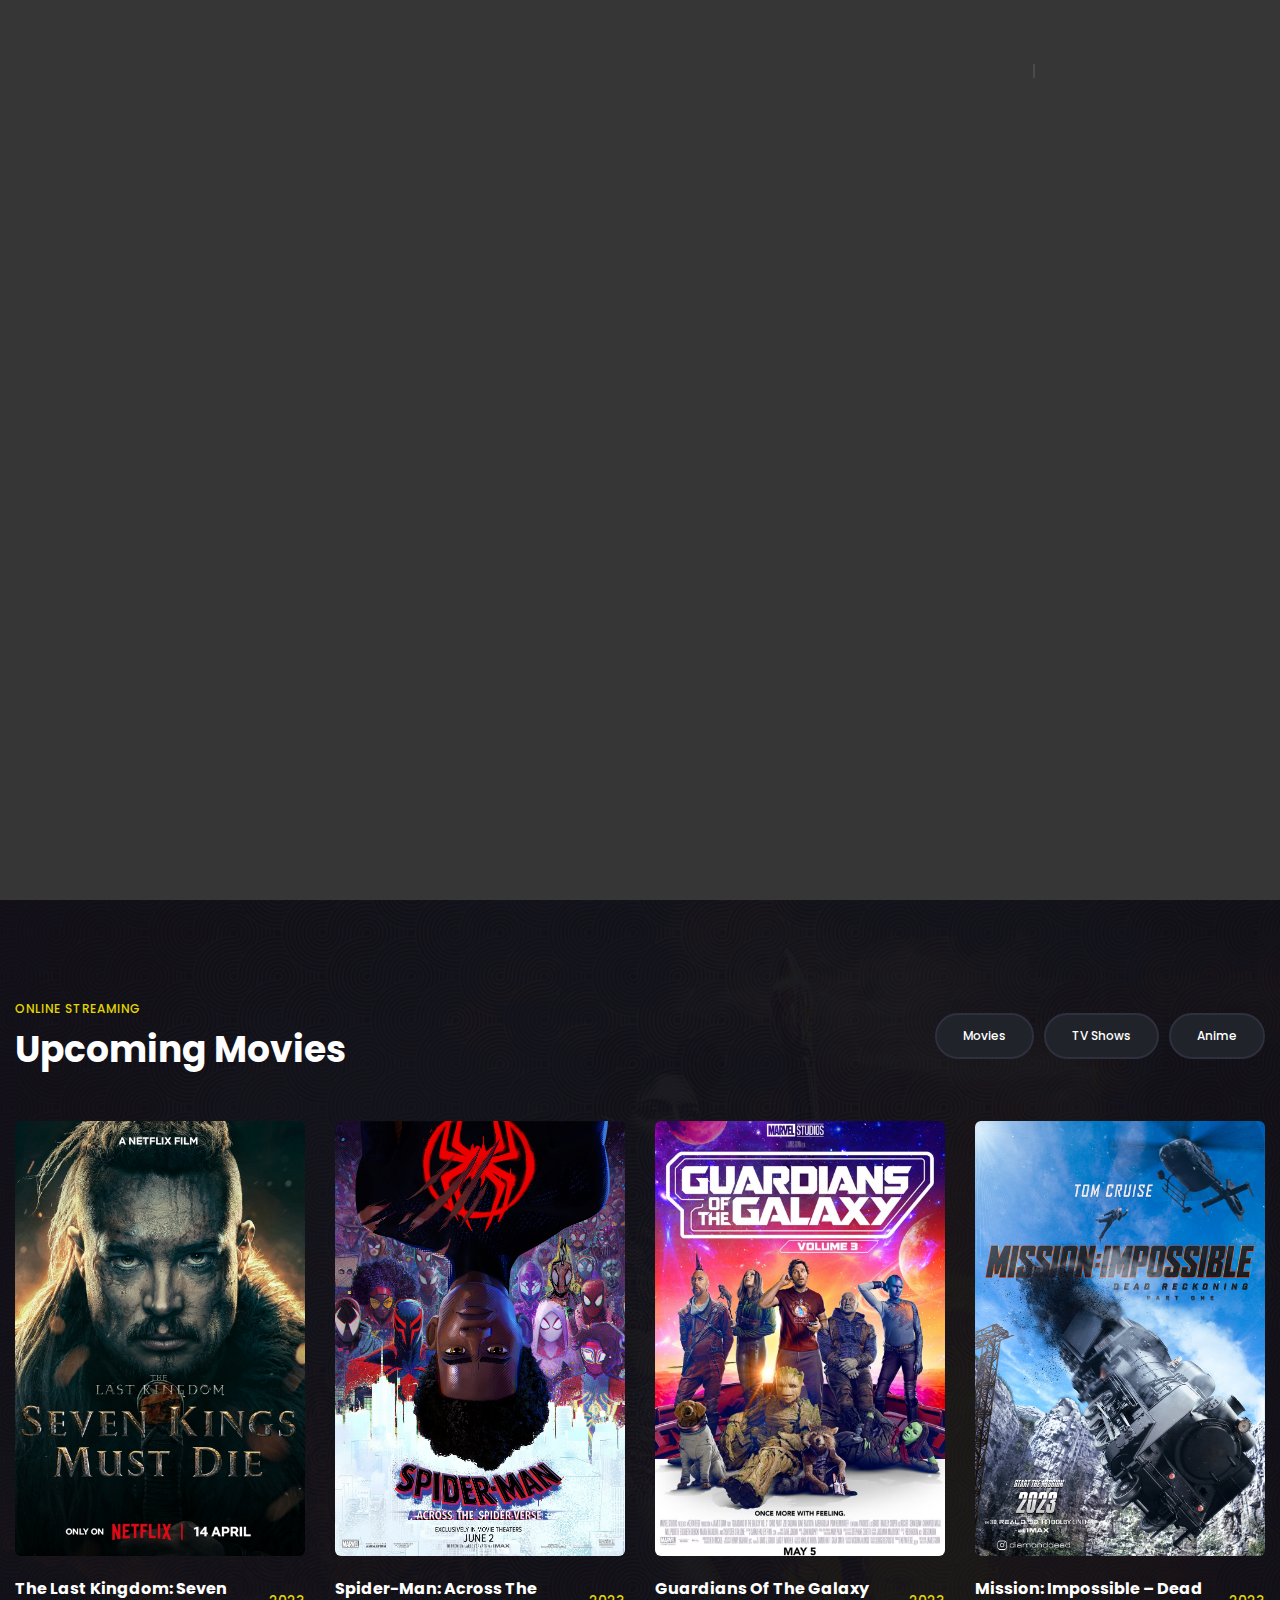
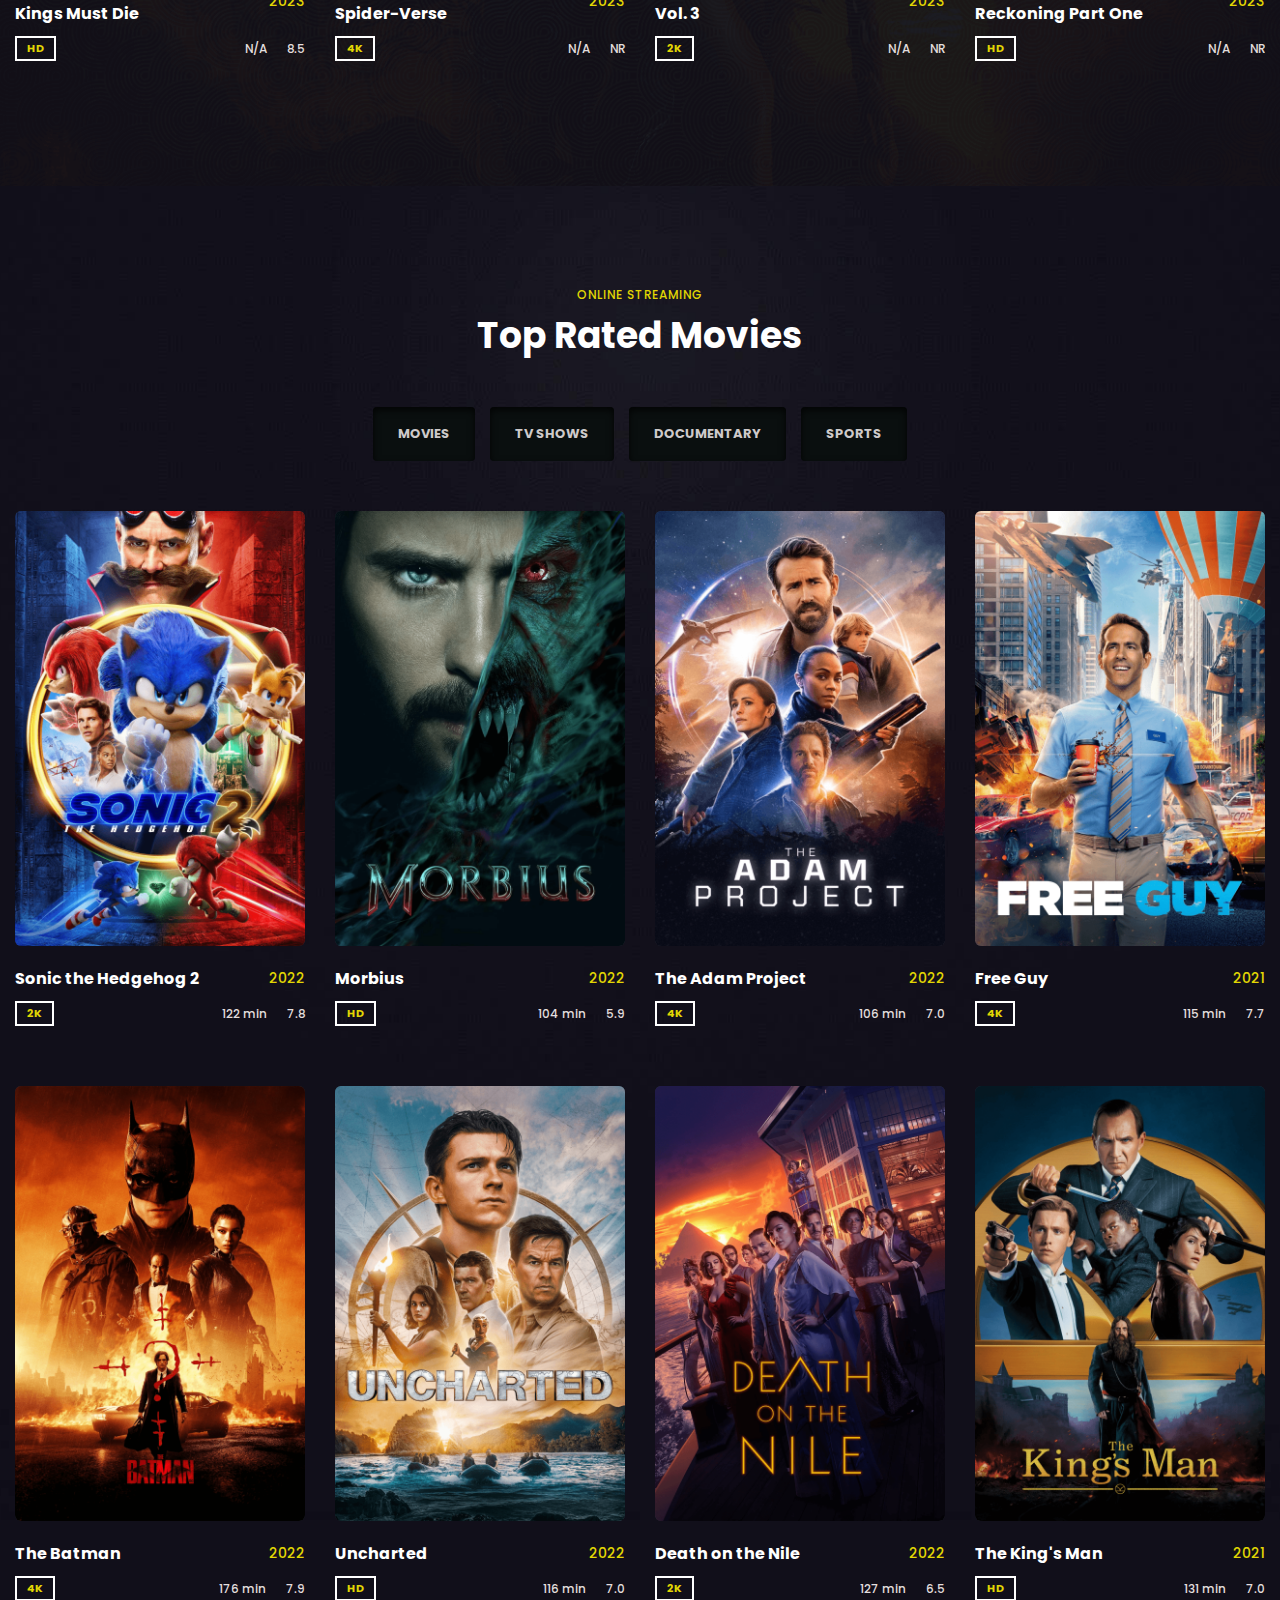
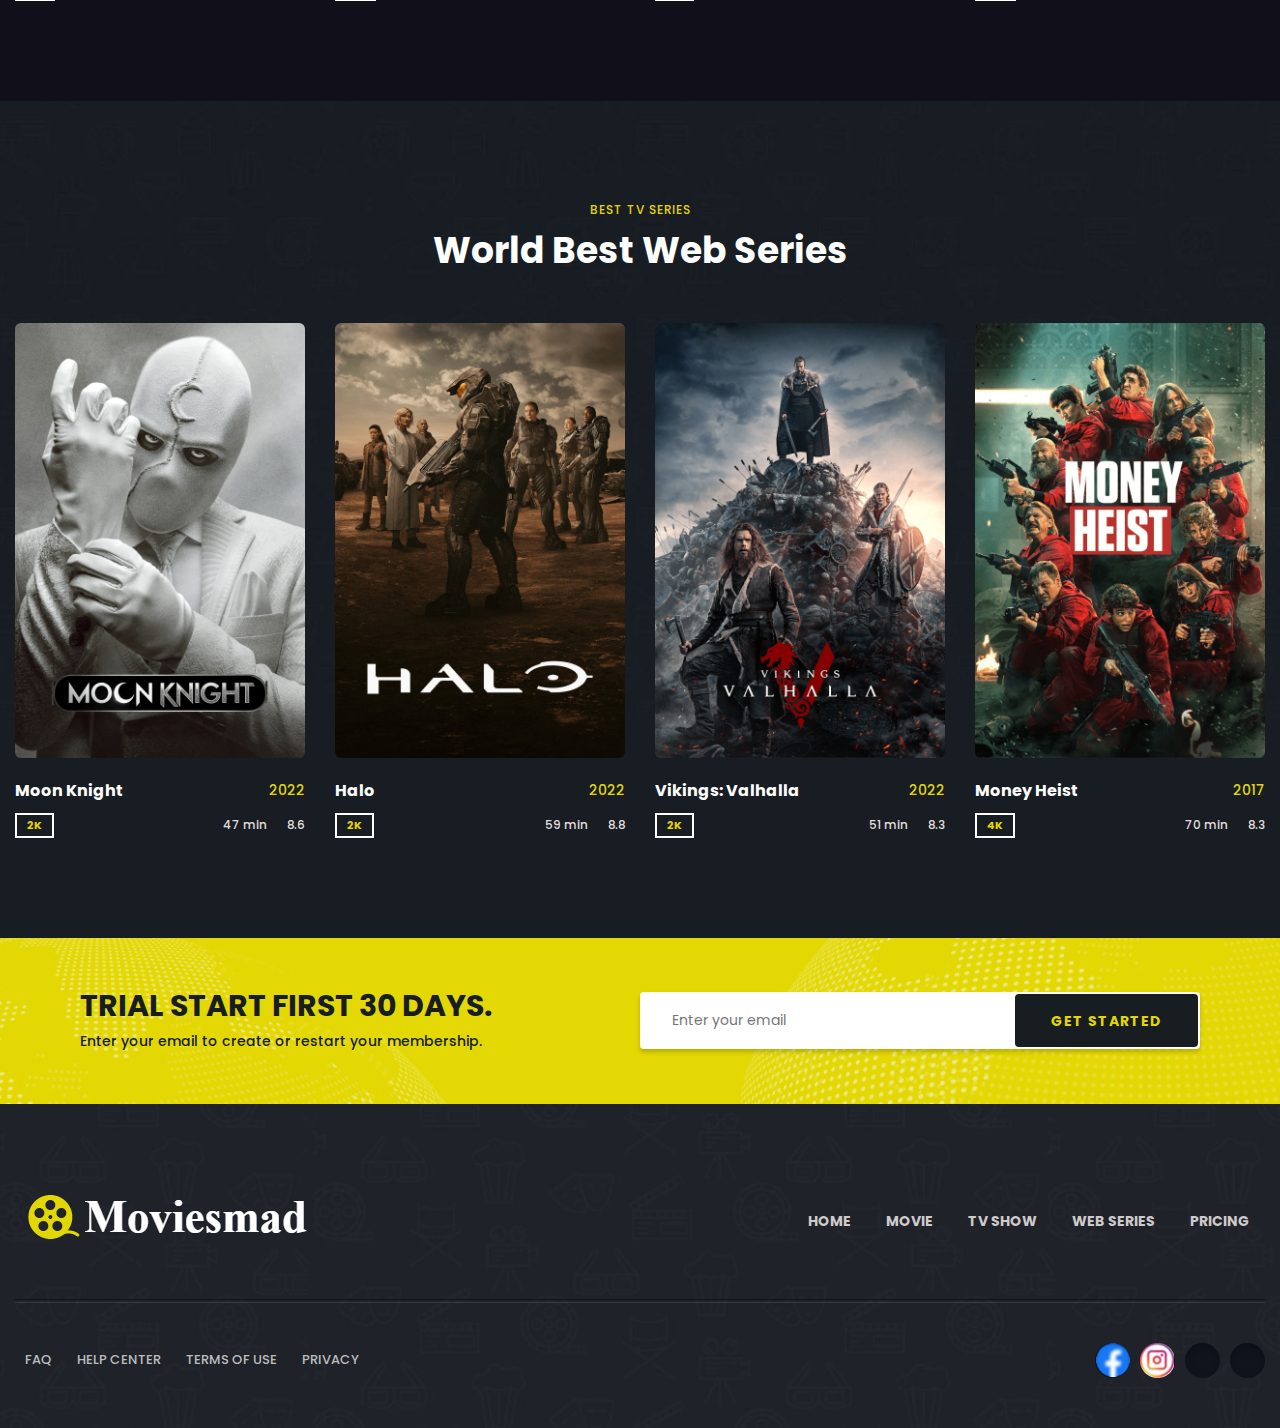
<file: Moviemad/index.html>
<!DOCTYPE html>
<html lang="en">

<head>
  <meta charset="UTF-8">
  <meta http-equiv="X-UA-Compatible" content="IE=edge">
  <meta name="viewport" content="width=device-width, initial-scale=1.0">
  <title>Moviesmad</title>

  <!-- 
    - favicon
  -->
  <link rel="shortcut icon" href="assets/images/favicon.svg" type="image/svg+xml">

  <!-- 
    - custom css link
  -->
  <link rel="stylesheet" href="./assets/css/style.css">

  <!-- 
    - google font link
  -->
  <link rel="preconnect" href="https://fonts.googleapis.com">
  <link rel="preconnect" href="https://fonts.gstatic.com" crossorigin>
  <link href="https://fonts.googleapis.com/css2?family=Poppins:wght@400;500;600;700&display=swap" rel="stylesheet">
</head>

<body id="top">

  <!-- 
    - #HEADER
  -->

  <header class="header" data-header>
    <div class="page-reveal">
      <div class="element3 element"></div>
      <div class="element1 element"></div>
      <div class="element2 element"></div>
      
    </div>
    <div class="container">

      <div class="overlay" data-overlay></div>

      <a href="./index.html" class="logo">
        <img src="./assets/images/logo 1.png" alt="Moviesmad logo">
      </a>

      <div class="header-actions">

        <button class="search-btn">
          <ion-icon name="search-outline"></ion-icon>
        </button>

        <div class="lang-wrapper">
          <label for="language">
            <ion-icon name="globe-outline"></ion-icon>
          </label>

          <select name="language" id="language">
            <option value="en">EN</option>
            <option value="au">AU</option>
            <option value="ar">AR</option>
            <option value="tu">TU</option>
          </select>
          
        </div>
        <form class="btn btn-primary"><a href="form.html" class="form">Sign In</a></form>
        </div>
      </div>

      <button class="menu-open-btn" data-menu-open-btn>
        <ion-icon name="reorder-two"></ion-icon>
      </button>

      <nav class="navbar" data-navbar>

        <div class="navbar-top">

          <a href="./index.html" class="logo">
            <img src="./assets/images/logo.svg" alt="Moviesmad logo">
          </a>

          <button class="menu-close-btn" data-menu-close-btn>
            <ion-icon name="close-outline"></ion-icon>
          </button>

        </div>

        <ul class="navbar-list">

          <li>
            <a href="" class="navbar-link">Home</a>
          </li>

          <li>
            <a href="#" class="navbar-link">Movie</a>
          </li>

          <li>
            <a href="#" class="navbar-link">Tv Show</a>
          </li>

          <li>
            <a href="#" class="navbar-link">Web Series</a>
          </li>

          <li>
            <a href="#" class="navbar-link">Pricing</a>
          </li>

        </ul>

        <ul class="navbar-social-list">

          <li>
            <a href="#" class="navbar-social-link">
              <ion-icon name="logo-twitter"></ion-icon>
            </a>
          </li>

          <li>
            <a href="#" class="navbar-social-link">
              <ion-icon name="logo-facebook"></ion-icon>
            </a>
          </li>

          <li>
            <a href="#" class="navbar-social-link">
              <ion-icon name="logo-pinterest"></ion-icon>
            </a>
          </li>

          <li>
            <a href="#" class="navbar-social-link">
              <ion-icon name="logo-instagram"></ion-icon>
            </a>
          </li>

          <li>
            <a href="#" class="navbar-social-link">
              <ion-icon name="logo-youtube"></ion-icon>
            </a>
          </li>

        </ul>

      </nav>

    </div>
  </header>





  <main>
    <article>

      <!-- 
        - #HERO
      -->

      <section class="hero">
        <div class="container">

          <div class="hero-content">

            <p class="hero-subtitle">MOVIESMAD</p>

            <h1 class="h1 hero-title">
              Unlimited <strong>Movie</strong>, TVs Shows, & More.
            </h1>

            <div class="meta-wrapper">

              <div class="badge-wrapper">
                <div class="badge badge-fill">PG 18</div>

                <div class="badge badge-outline">HD</div>
              </div>

              <div class="ganre-wrapper">
                <a href="#">Romance,</a>

                <a href="#">Drama</a>
              </div>

              <div class="date-time">

                <div>
                  <ion-icon name="calendar-outline"></ion-icon>

                  <time datetime="2022">2023</time>
                </div>

                <div>
                  <ion-icon name="time-outline"></ion-icon>

                  <time datetime="PT128M"></time>
                </div>

              </div>

            </div>

            <button class="btn btn-primary">
              <ion-icon name="play"></ion-icon>

              <span>Watch now</span>
            </button>

          </div>

        </div>
      </section>





      <!-- 
        - #UPCOMING
      -->

      <section class="upcoming">
        <div class="container">

          <div class="flex-wrapper">

            <div class="title-wrapper">
              <p class="section-subtitle">Online Streaming</p>

              <h2 class="h2 section-title">Upcoming Movies</h2>
            </div>

            <ul class="filter-list">

              <li>
                <button class="filter-btn">Movies</button>
              </li>

              <li>
                <button class="filter-btn">TV Shows</button>
              </li>

              <li>
                <button class="filter-btn">Anime</button>
              </li>

            </ul>

          </div>

          <ul class="movies-list  has-scrollbar">

            <li>
              <div class="movie-card">

                <a href="./index.html">
                  <figure class="card-banner">
                    <img src="./assets/images/upcoming-1.png" alt="The Northman movie poster">
                  </figure>
                </a>

                <div class="title-wrapper">
                  <a href="./index.html">
                    <h3 class="card-title">The Last Kingdom: Seven Kings Must Die</h3>
                  </a>

                  <time datetime="2022">2023</time>
                </div>

                <div class="card-meta">
                  <div class="badge badge-outline">HD</div>

                  <div class="duration">
                    <ion-icon name="time-outline"></ion-icon>

                    <time datetime="PT137M">N/A</time>
                  </div>

                  <div class="rating">
                    <ion-icon name="star"></ion-icon>

                    <data>8.5</data>
                  </div>
                </div>

              </div>
            </li>

            <li>
              <div class="movie-card">

                <a href="./index.html">
                  <figure class="card-banner">
                    <img src="./assets/images/upcoming-2.png"
                      alt="Doctor Strange in the Multiverse of Madness movie poster">
                  </figure>
                </a>

                <div class="title-wrapper">
                  <a href="./index.html">
                    <h3 class="card-title">Spider-Man: Across The Spider-Verse</h3>
                  </a>

                  <time datetime="2023">2023</time>
                </div>

                <div class="card-meta">
                  <div class="badge badge-outline">4K</div>

                  <div class="duration">
                    <ion-icon name="time-outline"></ion-icon>

                    <time datetime="PT126M">N/A</time>
                  </div>

                  <div class="rating">
                    <ion-icon name="star"></ion-icon>

                    <data>NR</data>
                  </div>
                </div>

              </div>
            </li>

            <li>
              <div class="movie-card">

                <a href="./index.html">
                  <figure class="card-banner">
                    <img src="./assets/images/upcoming-3.png" alt="Memory movie poster">
                  </figure>
                </a>

                <div class="title-wrapper">
                  <a href="./index.html">
                    <h3 class="card-title">Guardians Of The Galaxy Vol. 3</h3>
                  </a>

                  <time datetime="2023">2023</time>
                </div>

                <div class="card-meta">
                  <div class="badge badge-outline">2K</div>

                  <div class="duration">
                    <ion-icon name="time-outline"></ion-icon>

                    <time datetime="">N/A</time>
                  </div>

                  <div class="rating">
                    <ion-icon name="star"></ion-icon>

                    <data>NR</data>
                  </div>
                </div>

              </div>
            </li>

            <li>
              <div class="movie-card">

                <a href="./index.html">
                  <figure class="card-banner">
                    <img src="./assets/images/upcoming-4.png"
                      alt="The Unbearable Weight of Massive Talent movie poster">
                  </figure>
                </a>

                <div class="title-wrapper">
                  <a href="./index.html">
                    <h3 class="card-title">Mission: Impossible – Dead Reckoning Part One</h3>
                  </a>

                  <time datetime="2023">2023</time>
                </div>

                <div class="card-meta">
                  <div class="badge badge-outline">HD</div>

                  <div class="duration">
                    <ion-icon name="time-outline"></ion-icon>

                    <time datetime="PT107M">N/A</time>
                  </div>

                  <div class="rating">
                    <ion-icon name="star"></ion-icon>

                    <data>NR</data>
                  </div>
                </div>

              </div>
            </li>

          </ul>

        </div>
      </section>







      <!-- 
        - #TOP RATED
      -->

      <section class="top-rated">
        <div class="container">

          <p class="section-subtitle">Online Streaming</p>

          <h2 class="h2 section-title">Top Rated Movies</h2>

          <ul class="filter-list">

            <li>
              <button class="filter-btn">Movies</button>
            </li>

            <li>
              <button class="filter-btn">TV Shows</button>
            </li>

            <li>
              <button class="filter-btn">Documentary</button>
            </li>

            <li>
              <button class="filter-btn">Sports</button>
            </li>

          </ul>

          <ul class="movies-list">

            <li>
              <div class="movie-card">

                <a href="./movie-details.html">
                  <figure class="card-banner">
                    <img src="./assets/images/movie-1.png" alt="Sonic the Hedgehog 2 movie poster">
                  </figure>
                </a>

                <div class="title-wrapper">
                  <a href="./movie-details.html">
                    <h3 class="card-title">Sonic the Hedgehog 2</h3>
                  </a>

                  <time datetime="2022">2022</time>
                </div>

                <div class="card-meta">
                  <div class="badge badge-outline">2K</div>

                  <div class="duration">
                    <ion-icon name="time-outline"></ion-icon>

                    <time datetime="PT122M">122 min</time>
                  </div>

                  <div class="rating">
                    <ion-icon name="star"></ion-icon>

                    <data>7.8</data>
                  </div>
                </div>

              </div>
            </li>

            <li>
              <div class="movie-card">

                <a href="./movie-details.html">
                  <figure class="card-banner">
                    <img src="./assets/images/movie-2.png" alt="Morbius movie poster">
                  </figure>
                </a>

                <div class="title-wrapper">
                  <a href="./movie-details.html">
                    <h3 class="card-title">Morbius</h3>
                  </a>

                  <time datetime="2022">2022</time>
                </div>

                <div class="card-meta">
                  <div class="badge badge-outline">HD</div>

                  <div class="duration">
                    <ion-icon name="time-outline"></ion-icon>

                    <time datetime="PT104M">104 min</time>
                  </div>

                  <div class="rating">
                    <ion-icon name="star"></ion-icon>

                    <data>5.9</data>
                  </div>
                </div>

              </div>
            </li>

            <li>
              <div class="movie-card">

                <a href="./movie-details.html">
                  <figure class="card-banner">
                    <img src="./assets/images/movie-3.png" alt="The Adam Project movie poster">
                  </figure>
                </a>

                <div class="title-wrapper">
                  <a href="./movie-details.html">
                    <h3 class="card-title">The Adam Project</h3>
                  </a>

                  <time datetime="2022">2022</time>
                </div>

                <div class="card-meta">
                  <div class="badge badge-outline">4K</div>

                  <div class="duration">
                    <ion-icon name="time-outline"></ion-icon>

                    <time datetime="PT106M">106 min</time>
                  </div>

                  <div class="rating">
                    <ion-icon name="star"></ion-icon>

                    <data>7.0</data>
                  </div>
                </div>

              </div>
            </li>

            <li>
              <div class="movie-card">

                <a href="./movie-details.html">
                  <figure class="card-banner">
                    <img src="./assets/images/movie-4.png" alt="Free Guy movie poster">
                  </figure>
                </a>

                <div class="title-wrapper">
                  <a href="./movie-details.html">
                    <h3 class="card-title">Free Guy</h3>
                  </a>

                  <time datetime="2021">2021</time>
                </div>

                <div class="card-meta">
                  <div class="badge badge-outline">4K</div>

                  <div class="duration">
                    <ion-icon name="time-outline"></ion-icon>

                    <time datetime="PT115M">115 min</time>
                  </div>

                  <div class="rating">
                    <ion-icon name="star"></ion-icon>

                    <data>7.7</data>
                  </div>
                </div>

              </div>
            </li>

            <li>
              <div class="movie-card">

                <a href="./movie-details.html">
                  <figure class="card-banner">
                    <img src="./assets/images/movie-5.png" alt="The Batman movie poster">
                  </figure>
                </a>

                <div class="title-wrapper">
                  <a href="./movie-details.html">
                    <h3 class="card-title">The Batman</h3>
                  </a>

                  <time datetime="2022">2022</time>
                </div>

                <div class="card-meta">
                  <div class="badge badge-outline">4K</div>

                  <div class="duration">
                    <ion-icon name="time-outline"></ion-icon>

                    <time datetime="PT176M">176 min</time>
                  </div>

                  <div class="rating">
                    <ion-icon name="star"></ion-icon>

                    <data>7.9</data>
                  </div>
                </div>

              </div>
            </li>

            <li>
              <div class="movie-card">

                <a href="./movie-details.html">
                  <figure class="card-banner">
                    <img src="./assets/images/movie-6.png" alt="Uncharted movie poster">
                  </figure>
                </a>

                <div class="title-wrapper">
                  <a href="./movie-details.html">
                    <h3 class="card-title">Uncharted</h3>
                  </a>

                  <time datetime="2022">2022</time>
                </div>

                <div class="card-meta">
                  <div class="badge badge-outline">HD</div>

                  <div class="duration">
                    <ion-icon name="time-outline"></ion-icon>

                    <time datetime="PT116M">116 min</time>
                  </div>

                  <div class="rating">
                    <ion-icon name="star"></ion-icon>

                    <data>7.0</data>
                  </div>
                </div>

              </div>
            </li>

            <li>
              <div class="movie-card">

                <a href="./movie-details.html">
                  <figure class="card-banner">
                    <img src="./assets/images/movie-7.png" alt="Death on the Nile movie poster">
                  </figure>
                </a>

                <div class="title-wrapper">
                  <a href="./movie-details.html">
                    <h3 class="card-title">Death on the Nile</h3>
                  </a>

                  <time datetime="2022">2022</time>
                </div>

                <div class="card-meta">
                  <div class="badge badge-outline">2K</div>

                  <div class="duration">
                    <ion-icon name="time-outline"></ion-icon>

                    <time datetime="PT127M">127 min</time>
                  </div>

                  <div class="rating">
                    <ion-icon name="star"></ion-icon>

                    <data>6.5</data>
                  </div>
                </div>

              </div>
            </li>

            <li>
              <div class="movie-card">

                <a href="./movie-details.html">
                  <figure class="card-banner">
                    <img src="./assets/images/movie-8.png" alt="The King's Man movie poster">
                  </figure>
                </a>

                <div class="title-wrapper">
                  <a href="./movie-details.html">
                    <h3 class="card-title">The King's Man</h3>
                  </a>

                  <time datetime="2021">2021</time>
                </div>

                <div class="card-meta">
                  <div class="badge badge-outline">HD</div>

                  <div class="duration">
                    <ion-icon name="time-outline"></ion-icon>

                    <time datetime="PT131M">131 min</time>
                  </div>

                  <div class="rating">
                    <ion-icon name="star"></ion-icon>

                    <data>7.0</data>
                  </div>
                </div>

              </div>
            </li>

          </ul>

        </div>
      </section>





      <!-- 
        - #TV SERIES
      -->

      <section class="tv-series">
        <div class="container">

          <p class="section-subtitle">Best TV Series</p>

          <h2 class="h2 section-title">World Best Web Series</h2>

          <ul class="movies-list">

            <li>
              <div class="movie-card">

                <a href="./movie-details.html">
                  <figure class="card-banner">
                    <img src="./assets/images/series-1.png" alt="Moon Knight movie poster">
                  </figure>
                </a>

                <div class="title-wrapper">
                  <a href="./movie-details.html">
                    <h3 class="card-title">Moon Knight</h3>
                  </a>

                  <time datetime="2022">2022</time>
                </div>

                <div class="card-meta">
                  <div class="badge badge-outline">2K</div>

                  <div class="duration">
                    <ion-icon name="time-outline"></ion-icon>

                    <time datetime="PT47M">47 min</time>
                  </div>

                  <div class="rating">
                    <ion-icon name="star"></ion-icon>

                    <data>8.6</data>
                  </div>
                </div>

              </div>
            </li>

            <li>
              <div class="movie-card">

                <a href="./movie-details.html">
                  <figure class="card-banner">
                    <img src="./assets/images/series-2.png" alt="Halo movie poster">
                  </figure>
                </a>

                <div class="title-wrapper">
                  <a href="./movie-details.html">
                    <h3 class="card-title">Halo</h3>
                  </a>

                  <time datetime="2022">2022</time>
                </div>

                <div class="card-meta">
                  <div class="badge badge-outline">2K</div>

                  <div class="duration">
                    <ion-icon name="time-outline"></ion-icon>

                    <time datetime="PT59M">59 min</time>
                  </div>

                  <div class="rating">
                    <ion-icon name="star"></ion-icon>

                    <data>8.8</data>
                  </div>
                </div>

              </div>
            </li>

            <li>
              <div class="movie-card">

                <a href="./movie-details.html">
                  <figure class="card-banner">
                    <img src="./assets/images/series-3.png" alt="Vikings: Valhalla movie poster">
                  </figure>
                </a>

                <div class="title-wrapper">
                  <a href="./movie-details.html">
                    <h3 class="card-title">Vikings: Valhalla</h3>
                  </a>

                  <time datetime="2022">2022</time>
                </div>

                <div class="card-meta">
                  <div class="badge badge-outline">2K</div>

                  <div class="duration">
                    <ion-icon name="time-outline"></ion-icon>

                    <time datetime="PT51M">51 min</time>
                  </div>

                  <div class="rating">
                    <ion-icon name="star"></ion-icon>

                    <data>8.3</data>
                  </div>
                </div>

              </div>
            </li>

            <li>
              <div class="movie-card">

                <a href="./movie-details.html">
                  <figure class="card-banner">
                    <img src="./assets/images/series-4.png" alt="Money Heist movie poster">
                  </figure>
                </a>

                <div class="title-wrapper">
                  <a href="./movie-details.html">
                    <h3 class="card-title">Money Heist</h3>
                  </a>

                  <time datetime="2017">2017</time>
                </div>

                <div class="card-meta">
                  <div class="badge badge-outline">4K</div>

                  <div class="duration">
                    <ion-icon name="time-outline"></ion-icon>

                    <time datetime="PT70M">70 min</time>
                  </div>

                  <div class="rating">
                    <ion-icon name="star"></ion-icon>

                    <data>8.3</data>
                  </div>
                </div>

              </div>
            </li>

          </ul>

        </div>
      </section>





      <!-- 
        - #CTA
      -->

      <section class="cta">
        <div class="container">

          <div class="title-wrapper">
            <h2 class="cta-title">Trial start first 30 days.</h2>

            <p class="cta-text">
              Enter your email to create or restart your membership.
            </p>
          </div>

          <form action="" class="cta-form">
            <input type="email" name="email" required placeholder="Enter your email" class="email-field">

            <button type="submit" class="cta-form-btn">Get started</button>
          </form>

        </div>
      </section>

    </article>
  </main>





  <!-- 
    - #FOOTER
  -->

  <footer class="footer">

    <div class="footer-top">
      <div class="container">

        <div class="footer-brand-wrapper">

          <a href="./index.html" class="logo">
            <img src="./assets/images/logo 1.png" alt="Filmlane logo">
          </a>

          <ul class="footer-list">

            <li>
              <a href="./index.html" class="footer-link">Home</a>
            </li>

            <li>
              <a href="#" class="footer-link">Movie</a>
            </li>

            <li>
              <a href="#" class="footer-link">TV Show</a>
            </li>

            <li>
              <a href="#" class="footer-link">Web Series</a>
            </li>

            <li>
              <a href="#" class="footer-link">Pricing</a>
            </li>

          </ul>

        </div>

        <div class="divider"></div>

        <div class="quicklink-wrapper">

          <ul class="quicklink-list">

            <li>
              <a href="#" class="quicklink-link">Faq</a>
            </li>

            <li>
              <a href="#" class="quicklink-link">Help center</a>
            </li>

            <li>
              <a href="#" class="quicklink-link">Terms of use</a>
            </li>

            <li>
              <a href="#" class="quicklink-link">Privacy</a>
            </li>

          </ul>

          <ul class="social-list">

            <li>
              <a href="#" class="social-link">
                <ion-icon name="logo-facebook"><img src="assets/images/facebook-logo.png"></ion-icon>
              </a>
            </li>

            <li>
              <a href="#" class="social-link">
                <ion-icon name="logo-twitter"><img src="assets/images/insta.png"></ion-icon>
              </a>
            </li>

            <li>
              <a href="#" class="social-link">
                <ion-icon name="logo-pinterest"></ion-icon>
              </a>
            </li>

            <li>
              <a href="#" class="social-link">
                <ion-icon name="logo-linkedin"></ion-icon>
              </a>
            </li>

          </ul>

        </div>

      </div>
    </div>


  </footer>





  <!-- 
    - #GO TO TOP
  -->

  <a href="#top" class="go-top" data-go-top>
    <ion-icon name="chevron-up"></ion-icon>
  </a>






</body>

</html>
</file>
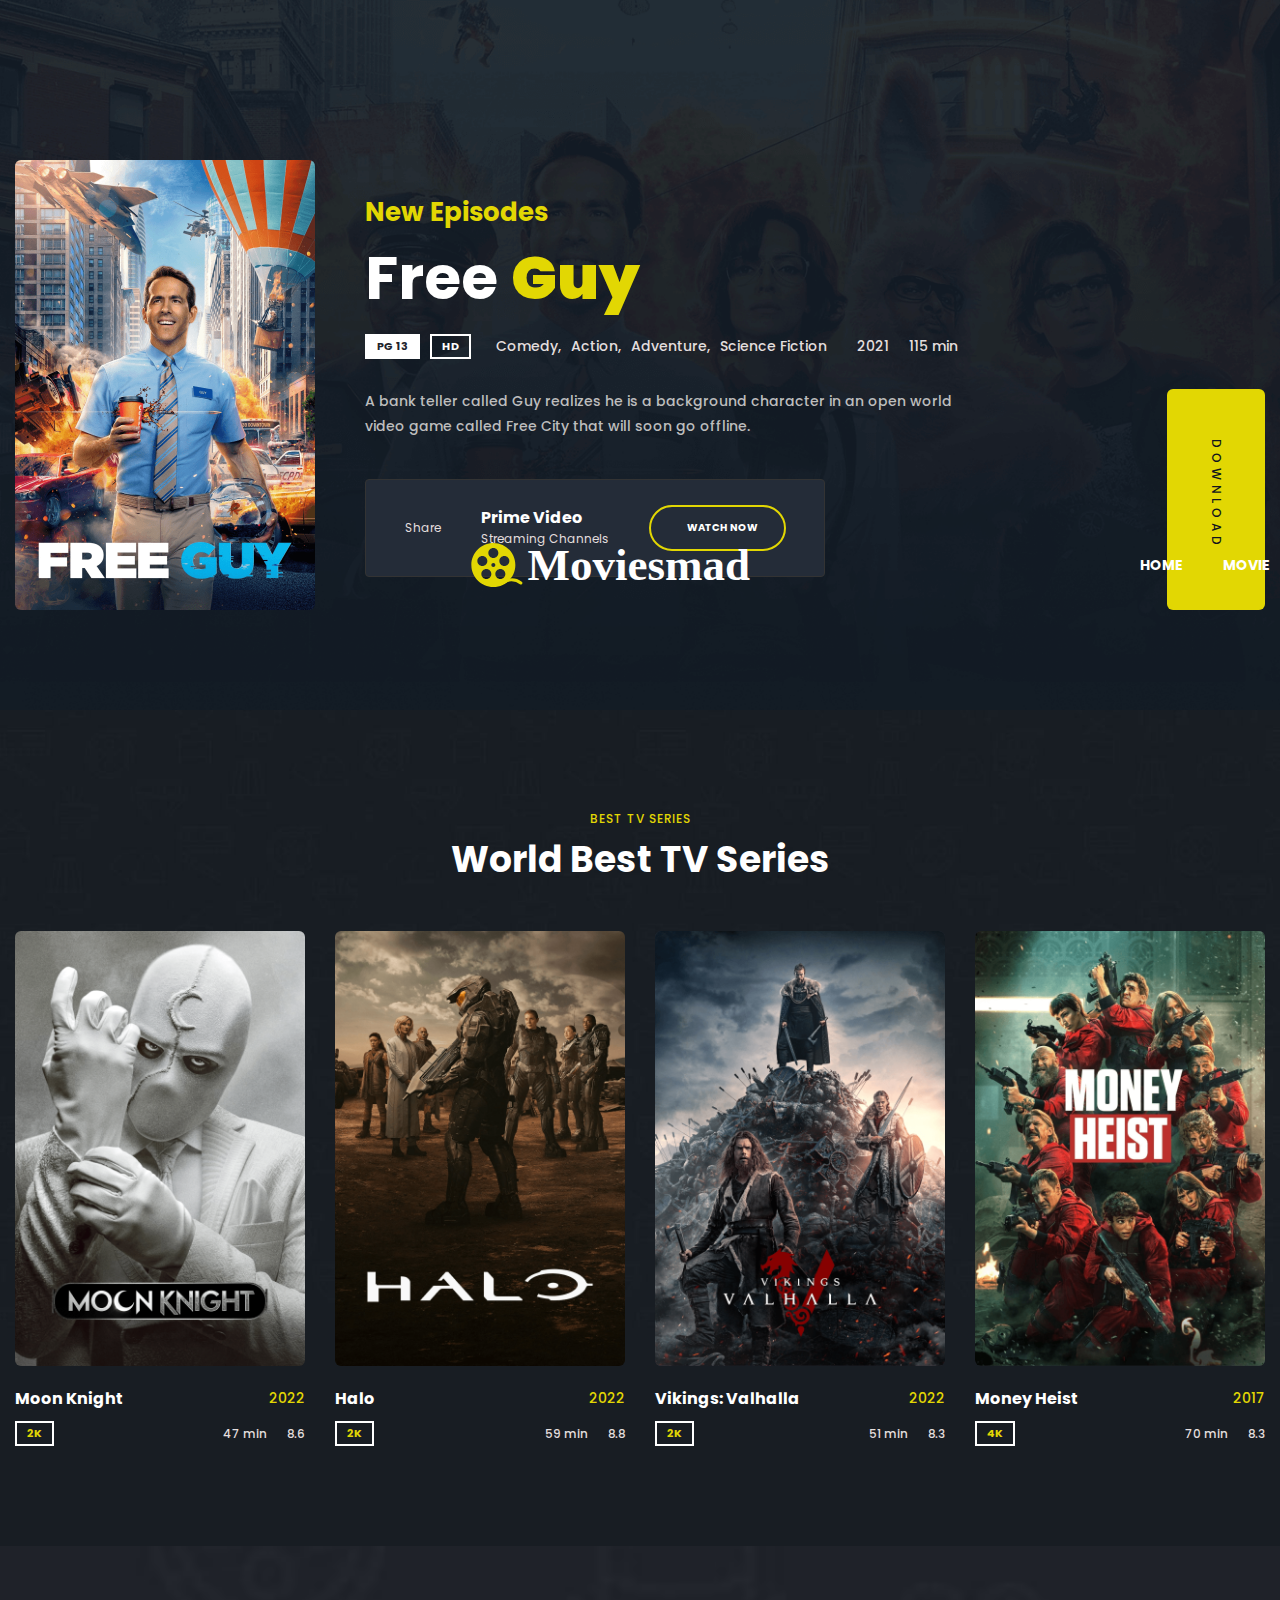
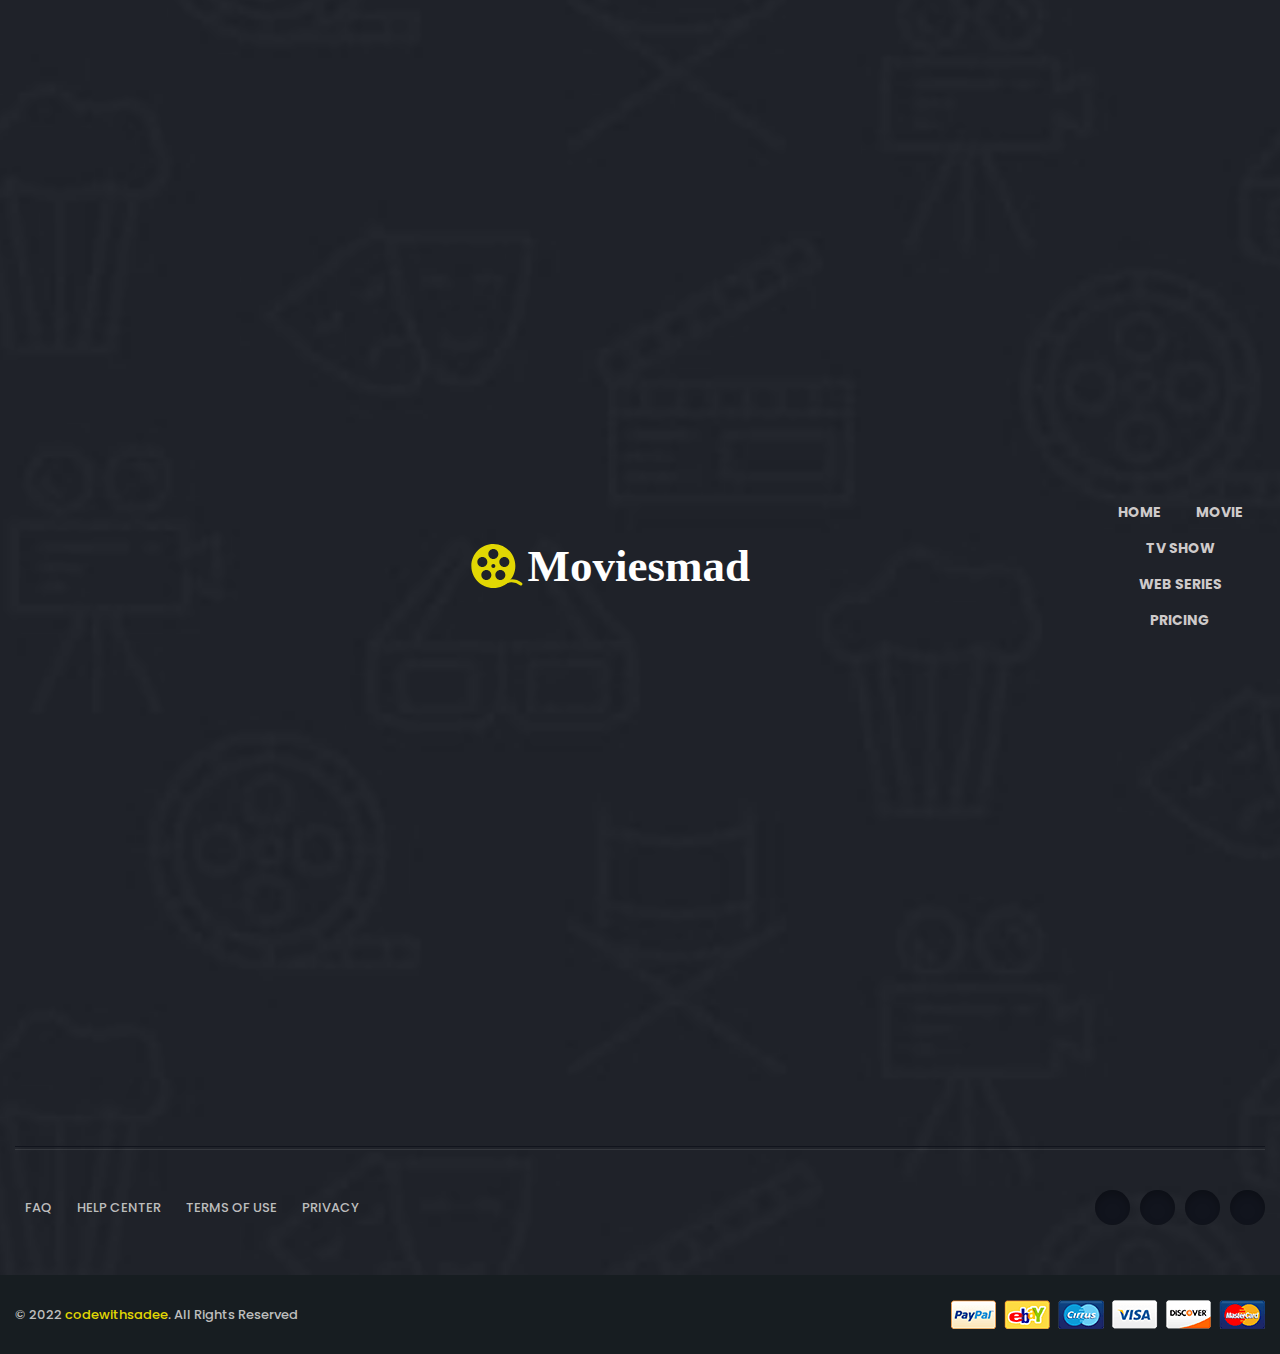
<file: Moviemad/movie-details.html>
<!DOCTYPE html>
<html lang="en">

<head>
  <meta charset="UTF-8">
  <meta http-equiv="X-UA-Compatible" content="IE=edge">
  <meta name="viewport" content="width=device-width, initial-scale=1.0">
  <title>Free Guy 2021</title>

  <!-- 
    - favicon
  -->
  <link rel="shortcut icon" href="./favicon.svg" type="image/svg+xml">

  <!-- 
    - custom css link
  -->
  <link rel="stylesheet" href="./assets/css/style.css">

  <!-- 
    - google font link
  -->
  <link rel="preconnect" href="https://fonts.googleapis.com">
  <link rel="preconnect" href="https://fonts.gstatic.com" crossorigin>
  <link href="https://fonts.googleapis.com/css2?family=Poppins:wght@400;500;600;700&display=swap" rel="stylesheet">
</head>

<body id="#top">

  <!-- 
    - #HEADER
  -->

  <header class="header" data-header>
    <div class="container">

      <div class="overlay" data-overlay></div>

      <a href="./index.html" class="logo">
        <img src="./assets/images/logo.svg" alt="Filmlane logo">
      </a>

      <div class="header-actions">

        <button class="search-btn">
          <ion-icon name="search-outline"></ion-icon>
        </button>

        <div class="lang-wrapper">
          <label for="language">
            <ion-icon name="globe-outline"></ion-icon>
          </label>

          <select name="language" id="language">
            <option value="en">EN</option>
            <option value="au">AU</option>
            <option value="ar">AR</option>
            <option value="tu">TU</option>
          </select>
        </div>

        <form class="btn btn-primary">Sign in</form>

      </div>

      <button class="menu-open-btn" data-menu-open-btn>
        <ion-icon name="reorder-two"></ion-icon>
      </button>

      <nav class="navbar" data-navbar>

        <div class="navbar-top">

          <a href="./index.html" class="logo">
            <img src="./assets/images/logo.svg" alt="Filmlane logo">
          </a>

          <button class="menu-close-btn" data-menu-close-btn>
            <ion-icon name="close-outline"></ion-icon>
          </button>

        </div>

        <ul class="navbar-list">

          <li>
            <a href="./index.html" class="navbar-link">Home</a>
          </li>

          <li>
            <a href="#" class="navbar-link">Movie</a>
          </li>

          <li>
            <a href="#" class="navbar-link">Tv Show</a>
          </li>

          <li>
            <a href="#" class="navbar-link">Web Series</a>
          </li>

          <li>
            <a href="#" class="navbar-link">Pricing</a>
          </li>

        </ul>

        <ul class="navbar-social-list">

          <li>
            <a href="#" class="navbar-social-link">
              <ion-icon name="logo-twitter"></ion-icon>
            </a>
          </li>

          <li>
            <a href="#" class="navbar-social-link">
              <ion-icon name="logo-facebook"></ion-icon>
            </a>
          </li>

          <li>
            <a href="#" class="navbar-social-link">
              <ion-icon name="logo-pinterest"></ion-icon>
            </a>
          </li>

          <li>
            <a href="#" class="navbar-social-link">
              <ion-icon name="logo-instagram"></ion-icon>
            </a>
          </li>

          <li>
            <a href="#" class="navbar-social-link">
              <ion-icon name="logo-youtube"></ion-icon>
            </a>
          </li>

        </ul>

      </nav>

    </div>
  </header>





  <main>
    <article>

      <!-- 
        - #MOVIE DETAIL
      -->

      <section class="movie-detail">
        <div class="container">

          <figure class="movie-detail-banner">

            <img src="./assets/images/movie-4.png" alt="Free guy movie poster">

            <button class="play-btn">
              <ion-icon name="play-circle-outline"></ion-icon>
            </button>

          </figure>

          <div class="movie-detail-content">

            <p class="detail-subtitle">New Episodes</p>

            <h1 class="h1 detail-title">
              Free <strong>Guy</strong>
            </h1>

            <div class="meta-wrapper">

              <div class="badge-wrapper">
                <div class="badge badge-fill">PG 13</div>

                <div class="badge badge-outline">HD</div>
              </div>

              <div class="ganre-wrapper">
                <a href="#">Comedy,</a>

                <a href="#">Action,</a>

                <a href="#">Adventure,</a>

                <a href="#">Science Fiction</a>
              </div>

              <div class="date-time">

                <div>
                  <ion-icon name="calendar-outline"></ion-icon>

                  <time datetime="2021">2021</time>
                </div>

                <div>
                  <ion-icon name="time-outline"></ion-icon>

                  <time datetime="PT115M">115 min</time>
                </div>

              </div>

            </div>

            <p class="storyline">
              A bank teller called Guy realizes he is a background character in an open world video game called Free
              City that will
              soon go offline.
            </p>

            <div class="details-actions">

              <button class="share">
                <ion-icon name="share-social"></ion-icon>

                <span>Share</span>
              </button>

              <div class="title-wrapper">
                <p class="title">Prime Video</p>

                <p class="text">Streaming Channels</p>
              </div>

              <button class="btn btn-primary">
                <ion-icon name="play"></ion-icon>

                <span>Watch Now</span>
              </button>

            </div>

            <a href="./assets/images/movie-4.png" download class="download-btn">
              <span>Download</span>

              <ion-icon name="download-outline"></ion-icon>
            </a>

          </div>

        </div>
      </section>





      <!-- 
        - #TV SERIES
      -->

      <section class="tv-series">
        <div class="container">

          <p class="section-subtitle">Best TV Series</p>

          <h2 class="h2 section-title">World Best TV Series</h2>

          <ul class="movies-list">

            <li>
              <div class="movie-card">

                <a href="./movie-details.html">
                  <figure class="card-banner">
                    <img src="./assets/images/series-1.png" alt="Moon Knight movie poster">
                  </figure>
                </a>

                <div class="title-wrapper">
                  <a href="./movie-details.html">
                    <h3 class="card-title">Moon Knight</h3>
                  </a>

                  <time datetime="2022">2022</time>
                </div>

                <div class="card-meta">
                  <div class="badge badge-outline">2K</div>

                  <div class="duration">
                    <ion-icon name="time-outline"></ion-icon>

                    <time datetime="PT47M">47 min</time>
                  </div>

                  <div class="rating">
                    <ion-icon name="star"></ion-icon>

                    <data>8.6</data>
                  </div>
                </div>

              </div>
            </li>

            <li>
              <div class="movie-card">

                <a href="./movie-details.html">
                  <figure class="card-banner">
                    <img src="./assets/images/series-2.png" alt="Halo movie poster">
                  </figure>
                </a>

                <div class="title-wrapper">
                  <a href="./movie-details.html">
                    <h3 class="card-title">Halo</h3>
                  </a>

                  <time datetime="2022">2022</time>
                </div>

                <div class="card-meta">
                  <div class="badge badge-outline">2K</div>

                  <div class="duration">
                    <ion-icon name="time-outline"></ion-icon>

                    <time datetime="PT59M">59 min</time>
                  </div>

                  <div class="rating">
                    <ion-icon name="star"></ion-icon>

                    <data>8.8</data>
                  </div>
                </div>

              </div>
            </li>

            <li>
              <div class="movie-card">

                <a href="./movie-details.html">
                  <figure class="card-banner">
                    <img src="./assets/images/series-3.png" alt="Vikings: Valhalla movie poster">
                  </figure>
                </a>

                <div class="title-wrapper">
                  <a href="./movie-details.html">
                    <h3 class="card-title">Vikings: Valhalla</h3>
                  </a>

                  <time datetime="2022">2022</time>
                </div>

                <div class="card-meta">
                  <div class="badge badge-outline">2K</div>

                  <div class="duration">
                    <ion-icon name="time-outline"></ion-icon>

                    <time datetime="PT51M">51 min</time>
                  </div>

                  <div class="rating">
                    <ion-icon name="star"></ion-icon>

                    <data>8.3</data>
                  </div>
                </div>

              </div>
            </li>

            <li>
              <div class="movie-card">

                <a href="./movie-details.html">
                  <figure class="card-banner">
                    <img src="./assets/images/series-4.png" alt="Money Heist movie poster">
                  </figure>
                </a>

                <div class="title-wrapper">
                  <a href="./movie-details.html">
                    <h3 class="card-title">Money Heist</h3>
                  </a>

                  <time datetime="2017">2017</time>
                </div>

                <div class="card-meta">
                  <div class="badge badge-outline">4K</div>

                  <div class="duration">
                    <ion-icon name="time-outline"></ion-icon>

                    <time datetime="PT70M">70 min</time>
                  </div>

                  <div class="rating">
                    <ion-icon name="star"></ion-icon>

                    <data>8.3</data>
                  </div>
                </div>

              </div>
            </li>

          </ul>

        </div>
      </section>

    </article>
  </main>





  <!-- 
    - #FOOTER
  -->

  <footer class="footer">

    <div class="footer-top">
      <div class="container">

        <div class="footer-brand-wrapper">

          <a href="./index.html" class="logo">
            <img src="./assets/images/logo.svg" alt="Filmlane logo">
          </a>

          <ul class="footer-list">

            <li>
              <a href="./index.html" class="footer-link">Home</a>
            </li>

            <li>
              <a href="#" class="footer-link">Movie</a>
            </li>

            <li>
              <a href="#" class="footer-link">TV Show</a>
            </li>

            <li>
              <a href="#" class="footer-link">Web Series</a>
            </li>

            <li>
              <a href="#" class="footer-link">Pricing</a>
            </li>

          </ul>

        </div>

        <div class="divider"></div>

        <div class="quicklink-wrapper">

          <ul class="quicklink-list">

            <li>
              <a href="#" class="quicklink-link">Faq</a>
            </li>

            <li>
              <a href="#" class="quicklink-link">Help center</a>
            </li>

            <li>
              <a href="#" class="quicklink-link">Terms of use</a>
            </li>

            <li>
              <a href="#" class="quicklink-link">Privacy</a>
            </li>

          </ul>

          <ul class="social-list">

            <li>
              <a href="#" class="social-link">
                <ion-icon name="logo-facebook"></ion-icon>
              </a>
            </li>

            <li>
              <a href="#" class="social-link">
                <ion-icon name="logo-twitter"></ion-icon>
              </a>
            </li>

            <li>
              <a href="#" class="social-link">
                <ion-icon name="logo-pinterest"></ion-icon>
              </a>
            </li>

            <li>
              <a href="#" class="social-link">
                <ion-icon name="logo-linkedin"></ion-icon>
              </a>
            </li>

          </ul>

        </div>

      </div>
    </div>

    <div class="footer-bottom">
      <div class="container">

        <p class="copyright">
          &copy; 2022 <a href="#">codewithsadee</a>. All Rights Reserved
        </p>

        <img src="./assets/images/footer-bottom-img.png" alt="Online banking companies logo" class="footer-bottom-img">

      </div>
    </div>

  </footer>





  <!-- 
    - #GO TO TOP
  -->

  <a href="#top" class="go-top" data-go-top>
    <ion-icon name="chevron-up"></ion-icon>
  </a>






</body>

</html>
</file>
<file: Moviemad/assets/css/style.css>
:root {

  /**
   * colors
   */

  --rich-black-fogra-29: hsl(225, 25%, 9%);
  --rich-black-fogra-39: hsl(170, 21%, 5%);
  --raisin-black: hsl(228, 13%, 15%);
  --eerie-black: hsl(207, 19%, 11%);
  --light-gray: hsl(0, 3%, 80%);
  --gunmetal-1: hsl(229, 15%, 21%);
  --gunmetal-2: hsl(216, 22%, 18%);
  --gainsboro: hsl(0, 7%, 88%);
  --citrine: hsl(57, 97%, 45%);
  --xiketic: hsl(253, 21%, 13%);
  --gray-x: hsl(0, 0%, 74%);
  --white: hsl(0, 100%, 100%);
  --black: hsl(0, 0%, 0%);
  --jet: hsl(0, 0%, 20%);

  /**
   * typography
   */

  --ff-poppins: 'Poppins', sans-serif;

  --fs-1: 36px;
  --fs-2: 32px;
  --fs-3: 30px;
  --fs-4: 24px;
  --fs-5: 20px;
  --fs-6: 18px;
  --fs-7: 16px;
  --fs-8: 15px;
  --fs-9: 14px;
  --fs-10: 13px;
  --fs-11: 12px;
  --fs-12: 11px;

  --fw-500: 500;
  --fw-700: 700;

  /**
   * transition
   */

  --transition-1: 0.15s ease;
  --transition-2: 0.25s ease-in;

  /**
   * spacing
   */

  --section-padding: 100px;

}





/*-----------------------------------*\
 * #RESET
\*-----------------------------------*/

*, *::before, *::after {
  margin: 0;
  padding: 0;
  box-sizing: border-box;
}

li { list-style: none; }

a { text-decoration: none; }

a,
img,
span,
input,
button,
ion-icon { display: block; }

input {
  font: inherit;
  width: 100%;
  border: none;
}

select,
button {
  font: inherit;
  background: none;
  border: none;
  cursor: pointer;
}

html {
  font-family: var(--ff-poppins);
  scroll-behavior: smooth;
}

body { background: var(--eerie-black); }

body.active { overflow: hidden; }





/*-----------------------------------*\
 * #REUSED STYLE
\*-----------------------------------*/

.container { padding-inline: 15px; }

/**
 * TITLES & SUBTITLES
 */

.page-reveal {
  position: fixed;
  inset: 0;
  pointer-events: none;
}

.page-reveal .element {
  position: absolute;
  height: 100%;
  width: 100%;
  transform-origin: left;
}

.page-reveal .element1 {
  background: hsl(57, 97%, 45%);
  transform: scaleX(0);
  animation: revealAnim 2500ms ease;
}

.page-reveal .element2 {
  background: #363636;
  transform: scaleX(0);
  animation: revealAnim 1000ms ease;
  animation-delay: 900ms;
  
}
.page-reveal .element3 {
  background: #363636;
  animation: revealContentAnim forwards;
  animation-delay: 1000ms;
}

@keyframes revealAnim {
  50% {
    transform: scaleX(1);
    transform-origin: left;
  }
  51% {
    transform-origin: right;
  }
  100% {
    transform: scaleX(0);
    transform-origin: right;
  }
}

@keyframes revealContentAnim {
  to {
    transform: scale(0);
  }
  
}

.h1,
.h2,
.h3 {
  color: var(--white);
  line-height: 1.2;
}

.h1 { font-size: var(--fs-1); }

.h2 { font-size: var(--fs-2); }

.h3 { font-size: var(--fs-6); }

.section-subtitle {
  color: var(--citrine);
  font-size: var(--fs-11);
  font-weight: var(--fw-500);
  text-transform: uppercase;
  letter-spacing: 1px;
  margin-bottom: 10px;
  text-align: center;
}

.section-title { text-align: center; }

/**
 * BADGE
 */

.badge {
  color: var(--white);
  font-size: var(--fs-12);
  font-weight: var(--fw-700);
  border: 2px solid transparent;
  padding: 2px 10px;
}

.badge-fill {
  background: var(--white);
  color: var(--raisin-black);
}

.badge-outline { border-color: var(--white); }

/**
 * MOVIE META
 */

.meta-wrapper {
  display: flex;
  flex-wrap: wrap;
  justify-content: flex-start;
  align-items: center;
  gap: 15px 25px;
  margin-bottom: 50px;
}

.badge-wrapper,
.ganre-wrapper,
.date-time {
  display: flex;
  flex-wrap: wrap;
  align-items: center;
  gap: 5px 10px;
}

.ganre-wrapper > a {
  color: var(--gainsboro);
  font-size: var(--fs-9);
  font-weight: var(--fw-500);
  transition: var(--transition-1);
}

.ganre-wrapper > a:is(:hover, :focus) { color: var(--citrine); }

.date-time { gap: 15px; }

.date-time > div {
  display: flex;
  align-items: center;
  gap: 5px;
  color: var(--gainsboro);
  font-size: var(--fs-9);
  font-weight: var(--fw-500);
}

.date-time ion-icon {
  --ionicon-stroke-width: 50px;
  color: var(--citrine);
}

/**
 * BUTTONS
 */

.btn {
  color: var(--white);
  font-size: var(--fs-11);
  font-weight: var(--fw-700);
  text-transform: uppercase;
  letter-spacing: 2px;
  display: flex;
  align-items: center;
  gap: 10px;
  padding: 16px 30px;
  border: 2px solid var(--citrine);
  border-radius: 50px;
  transition: var(--transition-1);
}

.btn > ion-icon { font-size: 18px; }

.btn-primary { background: var(--rich-black-fogra-29); }

.btn-primary:is(:hover, :focus) {
  background: var(--citrine);
  color: var(--xiketic);
}

.form {
  color: white;
}


/**
 * MOVIE CARD
 */

.movies-list {
  display: grid;
  gap: 50px;
}

.movie-card {
  height: 100%;
  display: flex;
  flex-direction: column;
  justify-content: space-between;
}

.movie-card .card-banner {
  position: relative;
  background: var(--gunmetal-1);
  aspect-ratio: 2 / 3;
  border-radius: 6px;
  overflow: hidden;
  margin-bottom: 20px;
  transition: var(--transition-1);
}

.movie-card .card-banner::after {
  content: "";
  position: absolute;
  inset: 0;
  transition: var(--transition-1);
}

.movie-card .card-banner:hover { box-shadow: 0 1px 2px hsla(0, 0%, 0%, 0.5); }

.movie-card .card-banner:hover::after { background: hsla(0, 0%, 100%, 0.05); }

.movie-card .card-banner img {
  width: 100%;
  height: 100%;
  object-fit: cover;
}

.movie-card .title-wrapper {
  display: flex;
  justify-content: space-between;
  align-items: center;
  gap: 20px;
  margin-bottom: 10px;
}

.movie-card .card-title {
  color: var(--white);
  font-size: var(--fs-7);
  transition: var(--transition-1);
}

.movie-card .card-title:is(:hover, :focus) { color: var(--citrine); }

.movie-card .title-wrapper time {
  color: var(--citrine);
  font-size: var(--fs-9);
  font-weight: var(--fw-500);
}

.movie-card .card-meta {
  display: flex;
  justify-content: flex-start;
  align-items: center;
  gap: 15px;
}

.movie-card .badge { color: var(--citrine); }

.movie-card .duration { margin-left: auto; }

.movie-card :is(.duration, .rating) {
  display: flex;
  align-items: center;
  gap: 5px;
  color: var(--gainsboro);
  font-size: var(--fs-11);
  font-weight: var(--fw-500);
}

.movie-card :is(.duration, .rating) ion-icon {
  font-size: 13px;
  --ionicon-stroke-width: 50px;
  color: var(--citrine);
}

/**
 * CUSTOM SLIDER & SCROLLBAR
 */

.movies-list.has-scrollbar {
  display: flex;
  justify-content: flex-start;
  gap: 30px;
  overflow-x: auto;
  scroll-snap-type: inline mandatory;
  padding-bottom: 25px;
}

.has-scrollbar::-webkit-scrollbar { height: 8px; }

.has-scrollbar::-webkit-scrollbar-track {
  background: transparent;
  box-shadow: 0 0 0 2px var(--citrine);
  border-radius: 10px;
}

.has-scrollbar::-webkit-scrollbar-thumb {
  background: var(--gainsboro);
  border-radius: 10px;
  box-shadow: inset 0 1px 0 var(--black),
              inset 0 -1px 0 var(--black);
}





/*-----------------------------------*\
 * #HEADER
\*-----------------------------------*/

.header {
  position: absolute;
  z-index: 10;
  top: 0;
  left: 0;
  width: 100%;
  padding-block: 25px;
  transition: var(--transition-2);
  z-index: 4;
}

.header.active {
  background: var(--eerie-black);
  padding-block: 20px;
}

.header .container {
  display: flex;
  justify-content: space-between;
  align-items: center;
}

.header-actions { display: none; }

.menu-open-btn {
  color: var(--white);
  font-size: 40px;
}

.navbar {
  /* position: static;
  top: 0;
  right: -300px; */
  background: var(--eerie-black);
  width: 100%;
  max-width: 300px;
  height: 100%;
  box-shadow: -1px 0 3px hsl(0, 0%, 0%, 0.2);
  transition: 0.15s ease-in;
  visibility: hidden;
  z-index: 3;
}

.navbar.active {
  right: 0;
  visibility: visible;
  transition: 0.25s ease-out;
}

.navbar-top {
  padding: 30px 25px;
  display: flex;
  justify-content: space-between;
  align-items: center;
  margin-left: 50px;
}

.menu-close-btn {
  color: var(--white);
  font-size: 25px;
  padding: 5px;
}

.menu-close-btn ion-icon { --ionicon-stroke-width: 80px; }

.navbar-list {
  border-top: 1px solid hsla(0, 0%, 100%, 0.1);
  margin-bottom: 30px;
  align-items: center;
  margin-left: 50px;
}

.navbar-link {
  color: var(--white);
  font-size: var(--fs-8);
  font-weight: var(--fw-500);
  padding: 10px 25px;
  border-bottom: 1px solid hsla(0, 0%, 100%, 0.1);
  transition: var(--transition-1);
}

.navbar-link:is(:hover, :focus) { color: var(--citrine); }

.navbar-social-list {
  display: flex;
  justify-content: center;
  align-items: center;
  gap: 20px;
}

.navbar-social-link {
  font-size: 20px;
  color: var(--white);
  transition: var(--transition-1);
}

#language>option {
  background-color: rgb(73, 71, 71);
  opacity: 0;
  color: rgb(221, 207, 4) ;
  
}


.navbar-social-link:is(:hover, :focus) { color: var(--citrine); }

.overlay {
  position: fixed;
  inset: 0;
  background: hsla(204, 18%, 11%, 0.8);
  opacity: 0;
  pointer-events: none;
  z-index: 1;
  transition: var(--transition-2);
}

.overlay.active {
  opacity: 1;
  pointer-events: all;
}





/*-----------------------------------*\
 * #HERO
\*-----------------------------------*/

.hero {
  background: url("../images/Moviesmad.jpg") no-repeat;
  background-size: cover;
  background-position: center;
  min-height: 750px;
  height: 100vh;
  max-height: 1000px;
  display: flex;
  justify-content: flex-start;
  align-items: center;
  padding-block: var(--section-padding);
}

.hero-content { margin-top: 60px; }

.hero-subtitle {
  color: var(--citrine);
  font-size: var(--fs-4);
  font-weight: var(--fw-700);
  margin-bottom: 10px;
}

.hero-title { margin-bottom: 30px; }

.hero-title > strong { color: var(--citrine); }





/*-----------------------------------*\
 * #UPCOMING
\*-----------------------------------*/

.upcoming {
  background: url("../images/upcoming-bg.png") no-repeat;
  background-size: cover;
  background-position: center;
  padding-block: var(--section-padding);
}

.upcoming .flex-wrapper { margin-bottom: 50px; }

.upcoming .section-title { margin-bottom: 30px; }

.filter-list {
  display: flex;
  flex-wrap: wrap;
  justify-content: center;
  align-items: center;
  gap: 10px;
}

.upcoming .filter-btn {
  color: var(--white);
  background: var(--raisin-black);
  font-size: var(--fs-11);
  font-weight: var(--fw-500);
  border: 2px solid var(--gunmetal-1);
  padding: 12px 26px;
  border-radius: 50px;
}

.upcoming .filter-btn:focus { border-color: var(--citrine); }

.upcoming .movies-list > li {
  min-width: 100%;
  scroll-snap-align: start;
}





/*-----------------------------------*\
 * #SERVICE
\*-----------------------------------*/

.service {
  background: url("../images/service-bg.jpg") no-repeat;
  background-size: cover;
  background-position: center;
  padding-block: var(--section-padding);
}

.service-banner {
  position: relative;
  margin-bottom: 50px;
  max-width: max-content;
}

.service-banner img { width: 100%; }

.service-btn {
  position: absolute;
  bottom: 0;
  right: 86px;
  background: var(--citrine);
  color: var(--rich-black-fogra-29);
  font-size: var(--fs-11);
  text-transform: uppercase;
  font-weight: var(--fw-500);
  letter-spacing: 5px;
  display: flex;
  align-items: center;
  gap: 5px;
  transform: rotate(0.25turn);
  transform-origin: bottom right;
  padding: 28px 35px;
  border-radius: 6px;
}

.service-btn ion-icon {
  font-size: 30px;
  transform: rotate(-0.25turn);
}

.service-subtitle {
  position: relative;
  color: var(--gainsboro);
  font-size: var(--fs-11);
  font-weight: var(--fw-500);
  text-transform: uppercase;
  letter-spacing: 1px;
  padding-left: 50px;
  margin-bottom: 10px;
}

.service-subtitle::before {
  content: "";
  position: absolute;
  top: 7px;
  left: 0;
  width: 40px;
  height: 3px;
  background: var(--citrine);
}

.service-title { margin-bottom: 20px; }

.service-text,
.service-card .card-text {
  color: var(--gray-x);
  font-size: var(--fs-9);
  font-weight: var(--fw-500);
  line-height: 1.8;
}

.service-text { margin-bottom: 40px; }

.service-list > li:first-child {
  padding-bottom: 20px;
  border-bottom: 1px dashed hsla(0, 0%, 100%, 0.1);
  margin-bottom: 30px;
}

.service-card .card-icon {
  color: var(--white);
  width: 85px;
  height: 85px;
  display: grid;
  place-items: center;
  font-size: 40px;
  border-radius: 50%;
  outline: 1px dashed var(--citrine);
  outline-offset: 5px;
  margin: 5px;
  margin-bottom: 20px;
  transition: var(--transition-2);
}

.service-card:hover .card-icon { background: var(--citrine); }

.service-card .card-title { margin-bottom: 10px; }





/*-----------------------------------*\
 * #TOP RATED
\*-----------------------------------*/

.top-rated {
  background: url("../images/top-rated-bg.jpg") no-repeat;
  background-size: cover;
  background-position: center;
  padding-block: var(--section-padding);
}

.top-rated .section-title { margin-bottom: 50px; }

.top-rated .filter-list {
  gap: 15px;
  margin-bottom: 50px;
}

.top-rated .filter-btn {
  position: relative;
  background: var(--rich-black-fogra-39);
  color: var(--light-gray);
  font-size: var(--fs-10);
  font-weight: var(--fw-700);
  text-transform: uppercase;
  padding: 17px 25px;
  border-radius: 4px;
  box-shadow: inset 0 3px 7px hsla(0, 0%, 0%, 0.8);
}

.top-rated .filter-btn:focus {
  color: var(--citrine);
  text-shadow: 0 3px 25px hsla(57, 97%, 45%, 0.5);
}

.top-rated .filter-btn:focus::before,
.top-rated .filter-btn:focus::after {
  content: "";
  position: absolute;
  top: 50%;
  transform: translateY(-50%);
  background: var(--citrine);
  width: 2px;
  height: 15px;
}

.top-rated .filter-btn:focus::before { left: 0; }

.top-rated .filter-btn:focus::after { right: 0; }





/*-----------------------------------*\
 * #TV SEREIS
\*-----------------------------------*/

.tv-series {
  background: url("../images/tv-series-bg.jpg") no-repeat;
  background-size: cover;
  background-position: center;
  padding-block: var(--section-padding);
}

.tv-series .section-title { margin-bottom: 50px; }





/*-----------------------------------*\
 * #CTA
\*-----------------------------------*/

.cta {
  background: url("../images/cta-bg.jpg") no-repeat;
  background-size: cover;
  background-position: center;
  text-align: center;
  padding-block: 50px;
}

.cta .title-wrapper { margin-bottom: 25px; }

.cta-title {
  color: var(--eerie-black);
  font-size: var(--fs-3);
  text-transform: uppercase;
  line-height: 1.2;
  margin-bottom: 5px;
}

.cta-text {
  color: var(--eerie-black);
  font-size: var(--fs-9);
  font-weight: var(--fw-500);
  line-height: 1.8;
}

.cta .email-field {
  color: var(--eerie-black);
  font-size: var(--fs-9);
  padding: 18px 32px;
  border-radius: 4px;
  box-shadow: 0 3px 4px hsla(0, 0%, 0%, 0.2);
  margin-bottom: 15px;
}

.cta-form-btn {
  background: var(--eerie-black);
  color: var(--citrine);
  font-size: var(--fs-9);
  font-weight: var(--fw-700);
  text-transform: uppercase;
  letter-spacing: 1px;
  border: 2px solid var(--eerie-black);
  padding: 15px 34px;
  border-radius: 4px;
  margin-inline: auto;
  transition: var(--transition-1);
}

.cta-form-btn:is(:hover, :focus) {
  background: var(--citrine);
  color: var(--eerie-black);
}





/*-----------------------------------*\
 * #FOOTER
\*-----------------------------------*/

.footer-top {
  background: url("../images/footer-bg.jpg") no-repeat;
  background-size: cover;
  background-position: center;
  padding-block: 80px 50px;
}

.footer-brand-wrapper .logo {
  width: max-content;
  margin-inline: auto;
  margin-bottom: 60px;
}

.footer-list,
.quicklink-list,
.social-list {
  display: flex;
  flex-wrap: wrap;
  justify-content: center;
  align-items: center;
  gap: 5px;
}

.footer-link {
  color: var(--light-gray);
  font-size: var(--fs-9);
  font-weight: var(--fw-700);
  text-transform: uppercase;
  padding: 5px 15px;
  transition: var(--transition-1);
}

:is(.footer-link, .quicklink-link, .social-link):is(:hover, :focus) { color: var(--citrine); }

.divider {
  height: 4px;
  margin-block: 40px;
  border-top: 1px solid var(--rich-black-fogra-29);
  border-bottom: 1px solid hsla(0, 0%, 100%, 0.1);
}

.quicklink-list { margin-bottom: 20px; }

.quicklink-link {
  color: var(--gray-x);
  font-size: var(--fs-10);
  font-weight: var(--fw-500);
  text-transform: uppercase;
  padding: 2px 10px;
  transition: var(--transition-1);
}

.social-list { column-gap: 10px; }

.social-link {
  background: var(--rich-black-fogra-29);
  color: var(--gray-x);
  font-size: 14px;
  width: 35px;
  height: 35px;
  display: grid;
  place-items: center;
  border-radius: 50%;
  box-shadow: inset 0 4px 8px hsla(0, 0%, 0%, 0.25);
  transition: var(--transition-1);
}

.footer-bottom { padding-block: 25px; }

.copyright {
  color: var(--gray-x);
  font-size: var(--fs-10);
  font-weight: var(--fw-500);
  line-height: 1.7;
  text-align: center;
  margin-bottom: 15px;
}

.copyright > a {
  display: inline-block;
  color: var(--citrine);
}

.footer-bottom-img {
  max-width: max-content;
  width: 100%;
  margin-inline: auto;
}





/*-----------------------------------*\
 * #GO TO TOP
\*-----------------------------------*/

.go-top {
  position: fixed;
  bottom: 20px;
  right: 20px;
  background: var(--citrine);
  color: var(--eerie-black);
  width: 50px;
  height: 50px;
  display: grid;
  place-items: center;
  border-radius: 50%;
  box-shadow: 0 1px 3px hsla(0, 0%, 0%, 0.5);
  opacity: 0;
  visibility: hidden;
  transition: var(--transition-2);
  z-index: 2;
}

.go-top.active {
  opacity: 1;
  visibility: visible;
}





/*-----------------------------------*\
 * #MOVIE DETAIL 
\*-----------------------------------*/

.movie-detail {
  background: url("../images/movie-detail-bg.png") no-repeat;
  background-size: cover;
  background-position: center;
  padding-top: 160px;
  padding-bottom: var(--section-padding);
}

.movie-detail-banner {
  position: relative;
  background: var(--gunmetal-1);
  max-width: 300px;
  margin-inline: auto;
  border-radius: 6px;
  overflow: hidden;
  margin-bottom: 50px;
}

.movie-detail-banner img {
  width: 100%;
  height: 100%;
  object-fit: cover;
}

.play-btn {
  position: absolute;
  inset: 0;
  display: grid;
  place-items: center;
  font-size: 120px;
  color: var(--white);
  transition: var(--transition-1);
}

.play-btn:hover { background: hsla(0, 0%, 0%, 0.25); }

.detail-subtitle {
  font-size: var(--fs-5);
  color: var(--citrine);
  font-weight: var(--fw-700);
  margin-bottom: 10px;
}

.detail-title { margin-bottom: 20px; }

.detail-title strong { color: var(--citrine); }

.movie-detail .meta-wrapper { margin-bottom: 30px; }

.storyline {
  color: var(--gray-x);
  font-size: var(--fs-9);
  font-weight: var(--fw-500);
  line-height: 1.8;
  margin-bottom: 40px;
}

.details-actions {
  display: flex;
  justify-content: center;
  flex-wrap: wrap;
  gap: 20px 40px;
  max-width: 460px;
  background: var(--gunmetal-2);
  padding: 25px;
  border: 1px solid var(--jet);
  border-radius: 4px;
  margin-bottom: 30px;
}

.details-actions .share ion-icon {
  font-size: 25px;
  color: var(--white);
  margin-inline: auto;
}

.details-actions .share span {
  color: var(--gainsboro);
  font-size: var(--fs-11);
  transition: var(--transition-1);
}

.details-actions .share:is(:hover, :focus) span { color: var(--citrine); }

.details-actions .title {
  color: var(--white);
  font-weight: var(--fw-700);
}

.details-actions .text {
  font-size: var(--fs-11);
  color: var(--gainsboro);
}

.details-actions .btn-primary {
  font-size: 10px;
  padding: 13px 26px;
  letter-spacing: 0;
  background: transparent;
}

.details-actions .btn-primary:is(:hover, :focus) { background: var(--citrine); }

.download-btn {
  max-width: max-content;
  background: var(--citrine);
  color: var(--rich-black-fogra-29);
  font-size: var(--fs-11);
  font-weight: var(--fw-500);
  text-transform: uppercase;
  display: flex;
  align-items: center;
  gap: 10px;
  padding: 20px 35px;
  letter-spacing: 5px;
  border-radius: 6px;
}

.download-btn ion-icon { font-size: 16px; }





/*-----------------------------------*\
 * #MEDIA QUERIES
\*-----------------------------------*/

/**
 * responsive for large than 550px screen
 */

@media (min-width: 550px) {

  /**
   * CUSTOM PROPERTY
   */

  :root {

    /**
     * typography
     */

    --fs-1: 42px;

  }



  /**
   * REUSED STYLE
   */

  .container {
    max-width: 540px;
    margin-inline: auto;
  }

  /* MOVIE CARD */

  .movies-list {
    grid-template-columns: 1fr 1fr;
    gap: 60px 30px;
  }



  /**
   * HERO
   */

  .hero { min-height: unset; }

  .hero-content { margin-top: 20px; }



  /**
   * UPCOMING
   */

  .upcoming .movies-list > li { min-width: calc(50% - 15px); }



  /**
   * SERVICE
   */

  .service-list > li:first-child { padding-bottom: 30px; }

  .service-card {
    display: flex;
    align-items: center;
    gap: 20px;
  }

  .service-card .card-icon { margin-bottom: 0; }

  .service-card .card-content { width: calc(100% - 115px); }



  /**
   * MOVIE DETAIL
   */

  .detail-subtitle { --fs-5: 22px; }

  .detail-title { --fs-1: 46px; }

}





/**
 * responsive for large than 768px screen
 */

@media (min-width: 768px) {

  /**
   * CUSTOM PROPERTY
   */

  :root {

    /**
     * typography
     */

    --fs-2: 36px;

  }



  /**
   * REUSED STYLE
   */

  .container { max-width: 720px; }



  /**
   * HEADER
   */

  .header .container { gap: 30px; }

  .header-actions {
    display: flex;
    margin-left: auto;
    align-items: center;
    gap: 35px;
  }

  .header-actions .btn-primary { display: none; }

  .search-btn {
    position: relative;
    color: var(--white);
  }

  .search-btn ion-icon { --ionicon-stroke-width: 80px; }

  .search-btn::after {
    content: "";
    position: absolute;
    top: 1px;
    right: -20px;
    background: hsla(0, 0%, 100%, 0.1);
    width: 2px;
    height: 14px;
  }

  .lang-wrapper {
    display: flex;
    align-items: center;
    gap: 5px;
  }

  .lang-wrapper label {
    color: var(--citrine);
    font-size: 20px;
  }

  .lang-wrapper select {
    color: var(--white);
    font-size: var(--fs-9);
    font-weight: var(--fw-700);
  }

  .lang-wrapper option { color: var(--black); }



  /**
   * HERO
   */

  .hero-content { margin-top: 90px; }



  /**
   * SERVICE
   */

  .service-btn {
    right: -20px;
    padding: 40px 50px;
  }  

  .service-content { padding-inline: 40px; }



  /**
   * CTA
   */

  .cta-form {
    position: relative;
    max-width: 530px;
    margin-inline: auto;
  }

  .cta .email-field { margin-bottom: 0; }

  .cta-form-btn {
    position: absolute;
    top: 2px;
    right: 2px;
    bottom: 2px;
  }



  /**
   * FOOTER
   */

  .footer-brand-wrapper .logo { margin: 0; }

  .footer-brand-wrapper,
  .quicklink-wrapper,
  .footer-bottom .container {
    display: flex;
    justify-content: space-between;
    align-items: center;
  }

  .quicklink-list { margin-bottom: 0; }

  .copyright { margin-bottom: 0; }

  .footer-bottom-img { margin-inline: 0; }



  /**
   * MOVIE DETAIL
   */

  .detail-subtitle { --fs-5: 26px; }

  .detail-title { --fs-1: 50px; }

}





/**
 * responsive for large than 992px screen
 */

@media (min-width: 992px) {

  /**
   * REUSED STYLE
   */

  .container { max-width: 960px; }

  /* MOVIE CARD */

  .movies-list { grid-template-columns: repeat(3, 1fr); }



  /**
   * HEADER
   */

  .header.active { padding-block: 5px; }

  .menu-open-btn,
  .navbar-top,
  .navbar-social-list { display: none; }

  .navbar {
    all: unset;
    margin-left: auto;
  }

  .header-actions {
    order: 1;
    margin-left: 0;
  }

  .navbar-list {
    all: unset;
    display: flex;
    align-items: center;
    gap: 10px;
  }

  .navbar-link {
    border-bottom: none;
    font-size: var(--fs-9);
    font-weight: var(--fw-700);
    text-transform: uppercase;
    padding: 30px 15px;
  }

  .overlay { display: none; }



  /**
   * HERO
   */

  .hero { background-position: right; }

  .hero .container { width: 950px; }

  .hero-content {
    margin-top: 100px;
    max-width: 600px;
  }



  /**
   * UPCOMING
   */

  .upcoming .flex-wrapper {
    display: flex;
    justify-content: space-between;
    align-items: center;
  }

  .upcoming :is(.section-subtitle, .section-title) { text-align: left; }

  .upcoming .section-title { margin-bottom: 0; }

  .upcoming .movies-list > li { min-width: calc(33.33% - 20px); }



  /**
   * SERVICE
   */

  .service .container {
    display: flex;
    justify-content: space-between;
    align-items: center;
    gap: 70px;
  }

  .service-content {
    padding-inline: 0;
    width: calc(100% - 470px);
  }

  .service-banner { margin-bottom: 0; }

  .service-btn { right: 111px; }



  /**
   * CTA
   */

  .cta { text-align: left; }

  .cta .container {
    display: flex;
    justify-content: space-between;
    align-items: center;
  }

  .cta .title-wrapper {
    margin-bottom: 0;
    width: 100%;
  }

  .cta-form {
    margin-inline: 0;
    max-width: unset;
    width: 100%;
  }



  /**
   * MOVIE DETAIL
   */

  .movie-detail { padding-bottom: 200px; }

  .movie-detail .container {
    position: relative;
    display: flex;
    align-items: center;
    gap: 50px;
  }

  .movie-detail-banner,
  .details-actions { margin: 0; }

  .download-btn {
    position: absolute;
    left: 15px;
    bottom: -80px;
  }

}





/**
 * responsive for large than 1200px screen
 */

@media (min-width: 1200px) {

  /**
   * CUSTOM PROPERTY
   */

  :root {

    /**
     * typography
     */

    --fs-1: 60px;
    --fs-4: 26px;

  }



  /**
   * REUSED STYLE
   */

  .container { max-width: 1320px; }

  /* MOVIE CARD */

  .movies-list { grid-template-columns: repeat(4, 1fr); }



  /**
   * HEADER
   */

  .navbar { margin-inline: auto; }

  .header-actions .btn-primary {
    display: block;
    --fs-11: 14px;
    padding: 10px 35px;
    letter-spacing: 1px;
  }



  /**
   * HERO
   */

  .hero .container { width: 1320px; }



  /**
   * UPCOMING
   */

  .upcoming .movies-list > li { min-width: calc(25% - 22.5px); }



  /**
   * SERVICE
   */

  .service-content { width: calc(100% - 700px); }

  .service-btn { right: -20px; }

  .service-list,
  .service-title { max-width: 480px; }



  /**
   * CTA
   */

  .cta .container { max-width: 1150px; }



  /**
   * MOVIE DETAIL
   */

  .movie-detail { padding-bottom: var(--section-padding); }

  .movie-detail-content { max-width: 620px; }

  .detail-title { --fs-1: 60px; }

  .download-btn {
    left: auto;
    right: 15px;
    bottom: 0;
    transform: rotate(0.25turn) translateY(100%);
    transform-origin: bottom right;
    padding: 40px 50px;
  }

  .download-btn ion-icon {
    font-size: 30px;
    transform: rotate(-0.25turn);
  }

}
</file>
